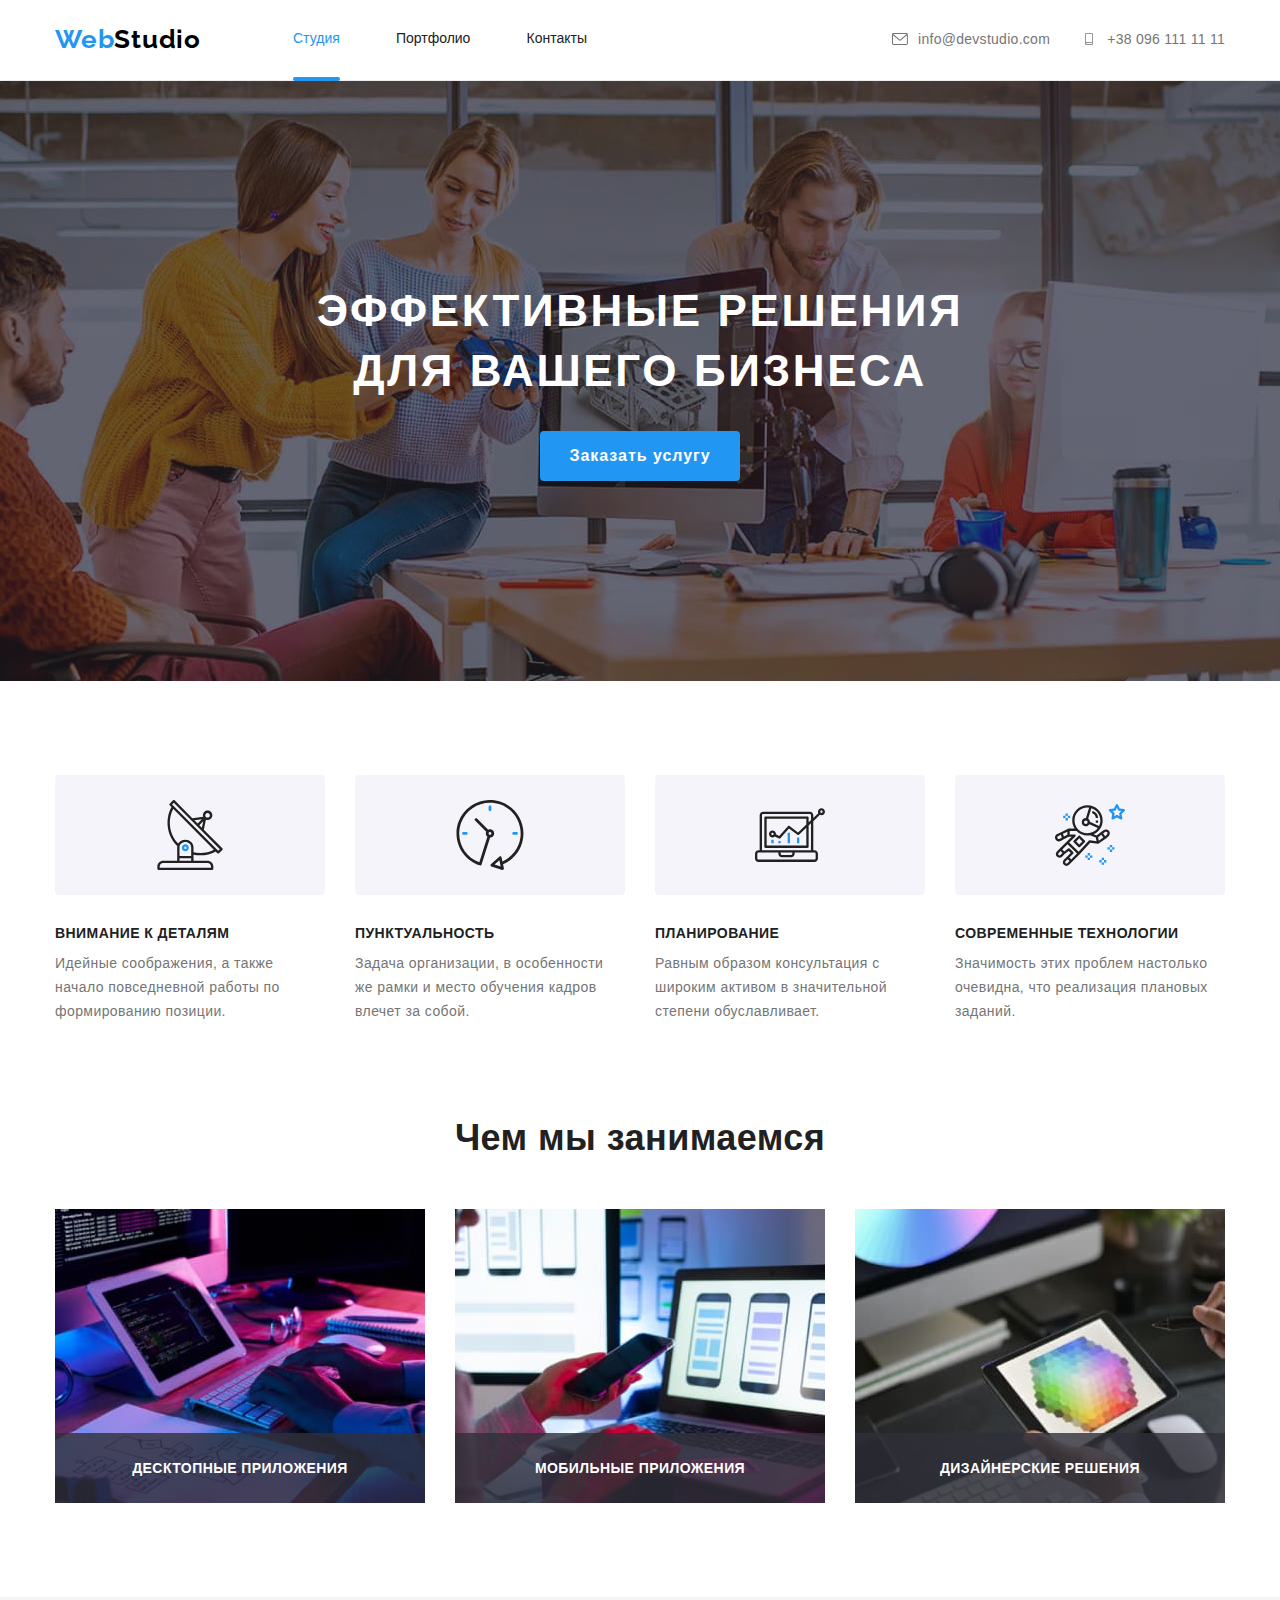
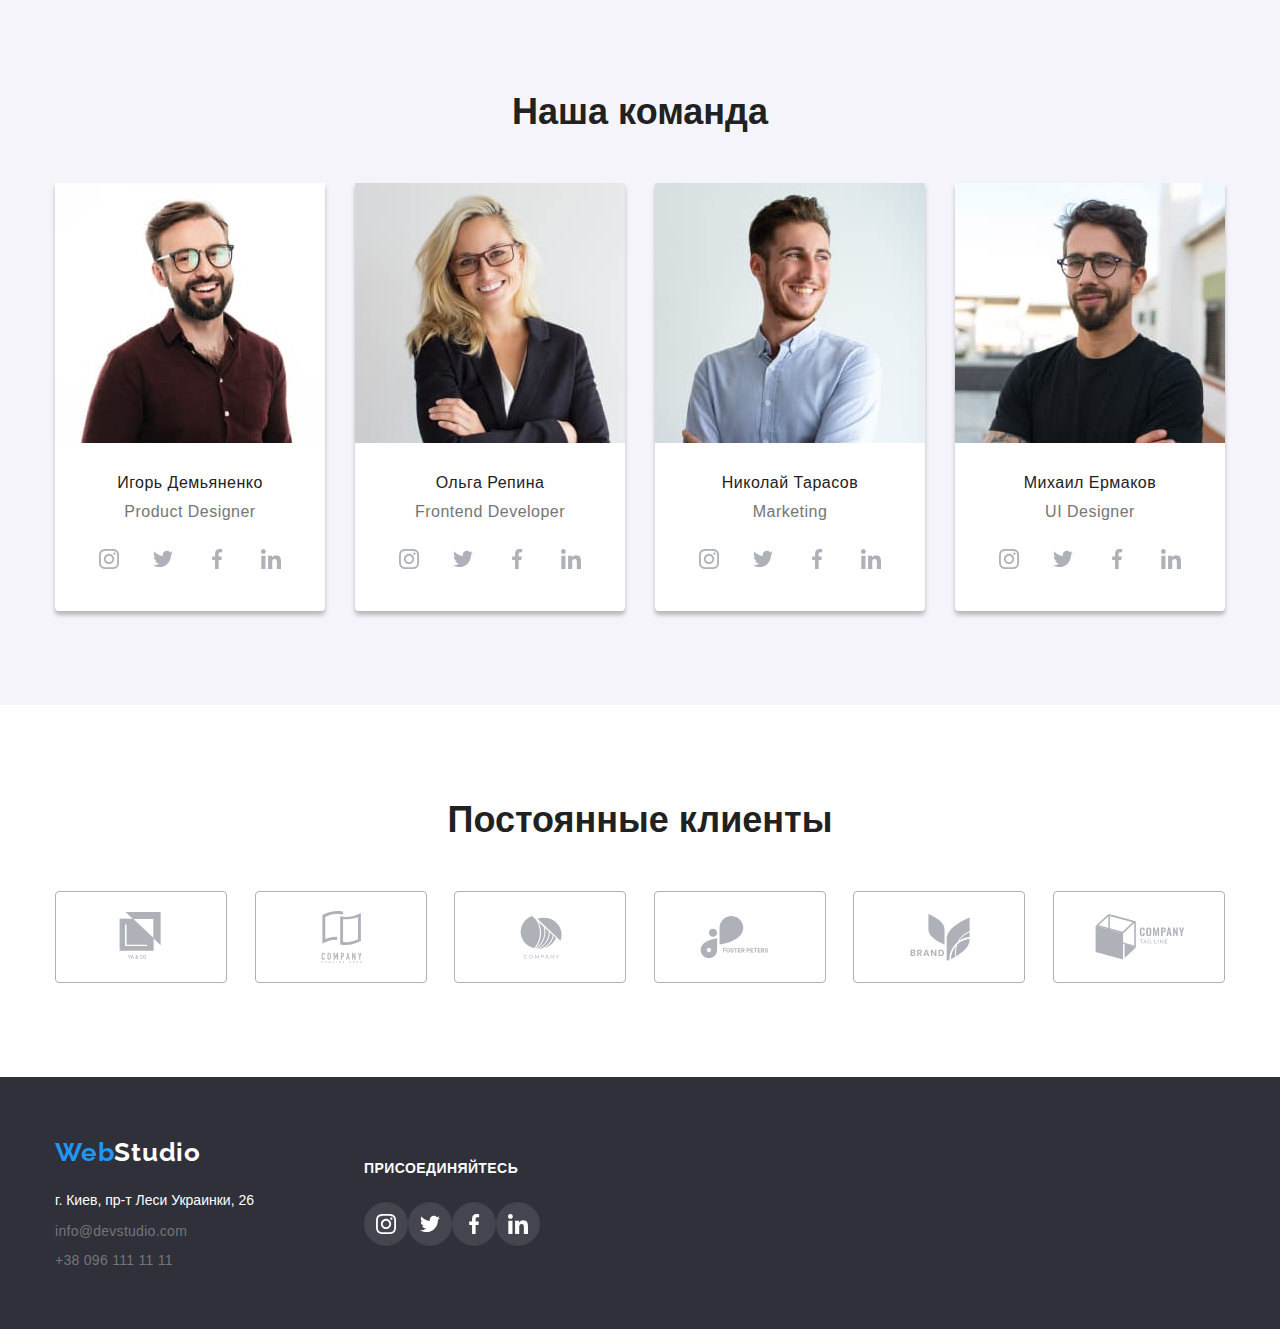
<file: index.html>
<!DOCTYPE html>
<html lang="ru">
    <head>
        <meta charset="UTF-8">
        <meta name="viewport" content="width=device-width, initial-scale=1.0">
        <title>Студия</title>
        <link rel="stylesheet" href="./css/normalize.css">
        <link rel="stylesheet" href="./css/style.css" />
        <link rel="preconnect" href="https://fonts.gstatic.com">
        <link href="https://fonts.googleapis.com/css2?family=Raleway:wght@700&display=swap" rel="stylesheet">
    </head>

    <body>

        <!--header-->
        
        <header>
            <div class="container header-container">
                
                <nav class="site-nav">
                    <a href="./index.html" class="logo">Web<span class="logo-up">Studio</span></a>

                    <ul class="site-nav-list">
                        <li> <a href="./index.html" class="navigation current">Студия</a> </li>
                        <li> <a href="./portfolio.html" class="navigation">Портфолио</a> </li>
                        <li> <a href="#" class="navigation">Контакты</a> </li>
                    </ul>
                </nav>

                <address>
                    <ul class="site-contacts">
                        <li>
                            <a href="mailto:info@devstudio.com" class="contacts">
                                <svg class="contact-icon">
                                    <use href="./images/icons.svg#envelope"></use>
                                </svg>
                                info@devstudio.com
                            </a>
                        </li>
                        <li>
                            <a href="tel:+380961111111" class="contacts">
                                <svg class="contact-icon">
                                    <use href="./images/icons.svg#smartphone"></use>
                                </svg>
                                +38 096 111 11 11
                            </a>
                        </li>
                    </ul>
                </address>
            </div>
        </header>

        <!--main-->

        <main>
            
            <!--первый блок-->
            
            <div class="overlay">
                <section class="section-1">
                    <div class="container">
                        <h1>Эффективные решения <br /> для вашего бизнеса</h1>
                        <button type="button" class="service-button">Заказать услугу</button>
                    </div>
                </section>
            </div>

            
                <!--второй блок-->
                
            <section class="section-2">
                <div class="container">
                    <ul class="qualities">
                        <li class="quality-box">
                            <div class="quality-icon-box">
                                <svg class="quality-icon">
                                    <use href="./images/icons.svg#antenna"></use>
                                </svg>
                            </div>
                            <h3>Внимание к деталям</h3>
                            <p>Идейные соображения, а также начало повседневной работы по формированию позиции.</p>
                        </li>
                        <li class="quality-box clock">
                            <div class="quality-icon-box">
                                <svg class="quality-icon">
                                    <use href="./images/icons.svg#clock"></use>
                                </svg>
                            </div>
                            <h3>Пунктуальность</h3>
                            <p>Задача организации, в особенности же рамки и место обучения кадров влечет за собой.</p>
                        </li>
                        <li class="quality-box diagram">
                            <div class="quality-icon-box">
                                <svg class="quality-icon">
                                    <use href="./images/icons.svg#diagram"></use>
                                </svg>
                            </div>
                            <h3>Планирование</h3>
                            <p>Равным образом консультация с широким активом в значительной степени обуславливает.</p>
                        </li>
                        <li class="quality-box astronaut">
                            <div class="quality-icon-box">
                                <svg class="quality-icon">
                                    <use href="./images/icons.svg#astronaut"></use>
                                </svg>
                            </div>
                            <h3>Современные технологии</h3>
                            <p>Значимость этих проблем настолько очевидна, что реализация плановых заданий.</p>
                        </li>
                    </ul>
                
                    <h2>Чем мы занимаемся</h2>
                
                    <ul class="img-1">
                        <li>
                            <div class="thumb">
                                <img src="./images/pc-work.jpg" alt="работа за компом">
                                <p class="label">Десктопные приложения</p>
                            </div>
                        </li>
                        <li>
                            <div class="thumb">
                                <img src="./images/smartphone-work.jpg" alt="работа за смартфоном">
                                <p class="label">Мобильные приложения</p>
                            </div>
                        </li>
                        <li>
                            <div class="thumb">
                                <img src="./images/tablet-work.jpg" alt="работа за планшетом">
                                <p class="label">Дизайнерские Решения</p>
                            </div>
                        </li>
                    </ul>
                </div>
            </section>
            
            <!--третий блок-->
            
            <section class="section-3">
                <div class="container">
                    <h2>Наша команда</h2>
                
                    <ul class="img-1">
                        <li>
                            <figure class="team-card">
                                <img src="./images/ihor.jpg" alt="Игорь Демьяненко">
                                <figcaption>
                                    <p class="names">Игорь Демьяненко</p>
                                    <p class="position">Product Designer</p>
                                </figcaption>
                                <ul class="social-link-list">
                                    <li>
                                        <a href="#" class="social-link">
                                            <svg class="social-link-icon">
                                                <use href="./images/icons.svg#instagram"></use>
                                            </svg>
                                        </a>
                                    </li>
                                    <li>
                                        <a href="#" class="social-link">
                                            <svg class="social-link-icon">
                                                <use href="./images/icons.svg#twitter"></use>
                                            </svg>
                                        </a>
                                    </li>
                                    <li>
                                        <a href="#" class="social-link">
                                            <svg class="social-link-icon">
                                                <use href="./images/icons.svg#facebook"></use>
                                            </svg>
                                        </a>
                                    </li>
                                    <li>
                                        <a href="#" class="social-link">
                                            <svg class="social-link-icon">
                                                <use href="./images/icons.svg#linkedin"></use>
                                            </svg>
                                        </a>
                                    </li>
                                </ul>
                            </figure>
                        </li>
                        <li>
                            <figure class="team-card">
                                <img src="./images/olga.jpg" alt="Ольга Репина (фото)">
                                <figcaption>
                                    <p class="names">Ольга Репина</p>
                                    <p class="position">Frontend Developer</p>
                                </figcaption>
                                <ul class="social-link-list">
                                    <li>
                                        <a href="#" class="social-link">
                                            <svg class="social-link-icon">
                                                <use href="./images/icons.svg#instagram"></use>
                                            </svg>
                                        </a>
                                    </li>
                                    <li>
                                        <a href="#" class="social-link">
                                            <svg class="social-link-icon">
                                                <use href="./images/icons.svg#twitter"></use>
                                            </svg>
                                        </a>
                                    </li>
                                    <li>
                                        <a href="#" class="social-link">
                                            <svg class="social-link-icon">
                                                <use href="./images/icons.svg#facebook"></use>
                                            </svg>
                                        </a>
                                    </li>
                                    <li>
                                        <a href="#" class="social-link">
                                            <svg class="social-link-icon">
                                                <use href="./images/icons.svg#linkedin"></use>
                                            </svg>
                                        </a>
                                    </li>
                                </ul>
                            </figure>
                        </li>
                        <li>
                            <figure class="team-card">
                                <img src="./images/nikolai.jpg" alt="Николай Тарасов (фото)">
                                <figcaption>
                                    <p class="names">Николай Тарасов</p>
                                    <p class="position">Marketing</p>
                                </figcaption>
                                <ul class="social-link-list">
                                    <li>
                                        <a href="#" class="social-link">
                                            <svg class="social-link-icon">
                                                <use href="./images/icons.svg#instagram"></use>
                                            </svg>
                                        </a>
                                    </li>
                                    <li>
                                        <a href="#" class="social-link">
                                            <svg class="social-link-icon">
                                                <use href="./images/icons.svg#twitter"></use>
                                            </svg>
                                        </a>
                                    </li>
                                    <li>
                                        <a href="#" class="social-link">
                                            <svg class="social-link-icon">
                                                <use href="./images/icons.svg#facebook"></use>
                                            </svg>
                                        </a>
                                    </li>
                                    <li>
                                        <a href="#" class="social-link">
                                            <svg class="social-link-icon">
                                                <use href="./images/icons.svg#linkedin"></use>
                                            </svg>
                                        </a>
                                    </li>
                                </ul>
                            </figure>
                        </li>
                        <li>
                            <figure class="team-card">
                                <img src="./images/mikhail.jpg" alt="Михаил Ермаков (фото)">
                                <figcaption>
                                    <p class="names">Михаил Ермаков</p>
                                    <p class="position">UI Designer</p>
                                </figcaption>
                                <ul class="social-link-list">
                                    <li>
                                        <a href="#" class="social-link">
                                            <svg class="social-link-icon">
                                                <use href="./images/icons.svg#instagram"></use>
                                            </svg>
                                        </a>
                                    </li>
                                    <li>
                                        <a href="#" class="social-link">
                                            <svg class="social-link-icon">
                                                <use href="./images/icons.svg#twitter"></use>
                                            </svg>
                                        </a>
                                    </li>
                                    <li>
                                        <a href="#" class="social-link">
                                            <svg class="social-link-icon">
                                                <use href="./images/icons.svg#facebook"></use>
                                            </svg>
                                        </a>
                                    </li>
                                    <li>
                                        <a href="#" class="social-link">
                                            <svg class="social-link-icon">
                                                <use href="./images/icons.svg#linkedin"></use>
                                            </svg>
                                        </a>
                                    </li>
                                </ul>
                            </figure>
                        </li>
                    </ul>
                </div>  
            </section>     
            
            <!--Постоянные клиенты-->

            <section class="section-4">
                <div class="container">

                    <h2>Постоянные клиенты</h2>

                    <ul class="client-list">
                        <li class="client-item">
                            <a class="client-link" href="#">
                                <svg class="client-logo">
                                    <use href="./images/icons.svg#client-1"></use>
                                </svg>
                            </a>
                        </li>
                        <li class="client-item">
                            <a class="client-link" href="#">
                                <svg class="client-logo">
                                    <use href="./images/icons.svg#client-2"></use>
                                </svg>
                            </a>
                        </li>
                        <li class="client-item">
                            <a class="client-link" href="#">
                                <svg class="client-logo">
                                    <use href="./images/icons.svg#client-3"></use>
                                </svg>
                            </a>
                        </li>
                        <li class="client-item">
                            <a class="client-link" href="#">
                                <svg class="client-logo">
                                    <use href="./images/icons.svg#client-4"></use>
                                </svg>
                            </a>
                        </li>
                        <li class="client-item">
                            <a class="client-link" href="#">
                                <svg class="client-logo">
                                    <use href="./images/icons.svg#client-5"></use>
                                </svg>
                            </a>
                        </li>
                        <li class="client-item">
                            <a class="client-link" href="#">
                                <svg class="client-logo">
                                    <use href="./images/icons.svg#client-6"></use>
                                </svg>
                            </a>
                        </li>
                    </ul>

                </div>
            </section>

        </main>

        <!--footer-->

        <footer>
            <div class="container footer">
                <div>
                    <a href="./index.html" class="logo">Web<span class="logo-down">Studio</span></a>
                    <ul class="info-footer">
                        <li><a href="https://www.google.com.ua/maps/place/бульвар+Лесі+Українки,+26,+Київ" class="adress">г. Киев, пр-т Леси Украинки, 26</a></li>
                        <li><a href="mailto:info@devstudio.com" class="contacts">info@devstudio.com</a></li>
                        <li><a href="tel:+380961111111" class="contacts">+38 096 111 11 11</a></li>
                    </ul>
                </div>

                <div class="social-footer">
                    <h3>Присоединяйтесь</h3>

                    <ul class="f-list social-link-list">
                        <li>
                            <a href="#" class="f social-link">
                                <svg class="social-link-icon">
                                    <use href="./images/icons.svg#instagram"></use>
                                </svg>
                            </a>
                        </li>
                        <li>
                            <a href="#" class="social-link f">
                                <svg class="social-link-icon">
                                    <use href="./images/icons.svg#twitter"></use>
                                </svg>
                            </a>
                        </li>
                        <li>
                            <a href="#" class="f social-link">
                                <svg class="social-link-icon">
                                    <use href="./images/icons.svg#facebook"></use>
                                </svg>
                            </a>
                        </li>
                        <li>
                            <a href="#" class="f social-link">
                                <svg class="social-link-icon">
                                    <use href="./images/icons.svg#linkedin"></use>
                                </svg>
                            </a>
                        </li>
                    </ul>
                </div>
            </div>
            
        </footer>

    </body>

</html>
</file>
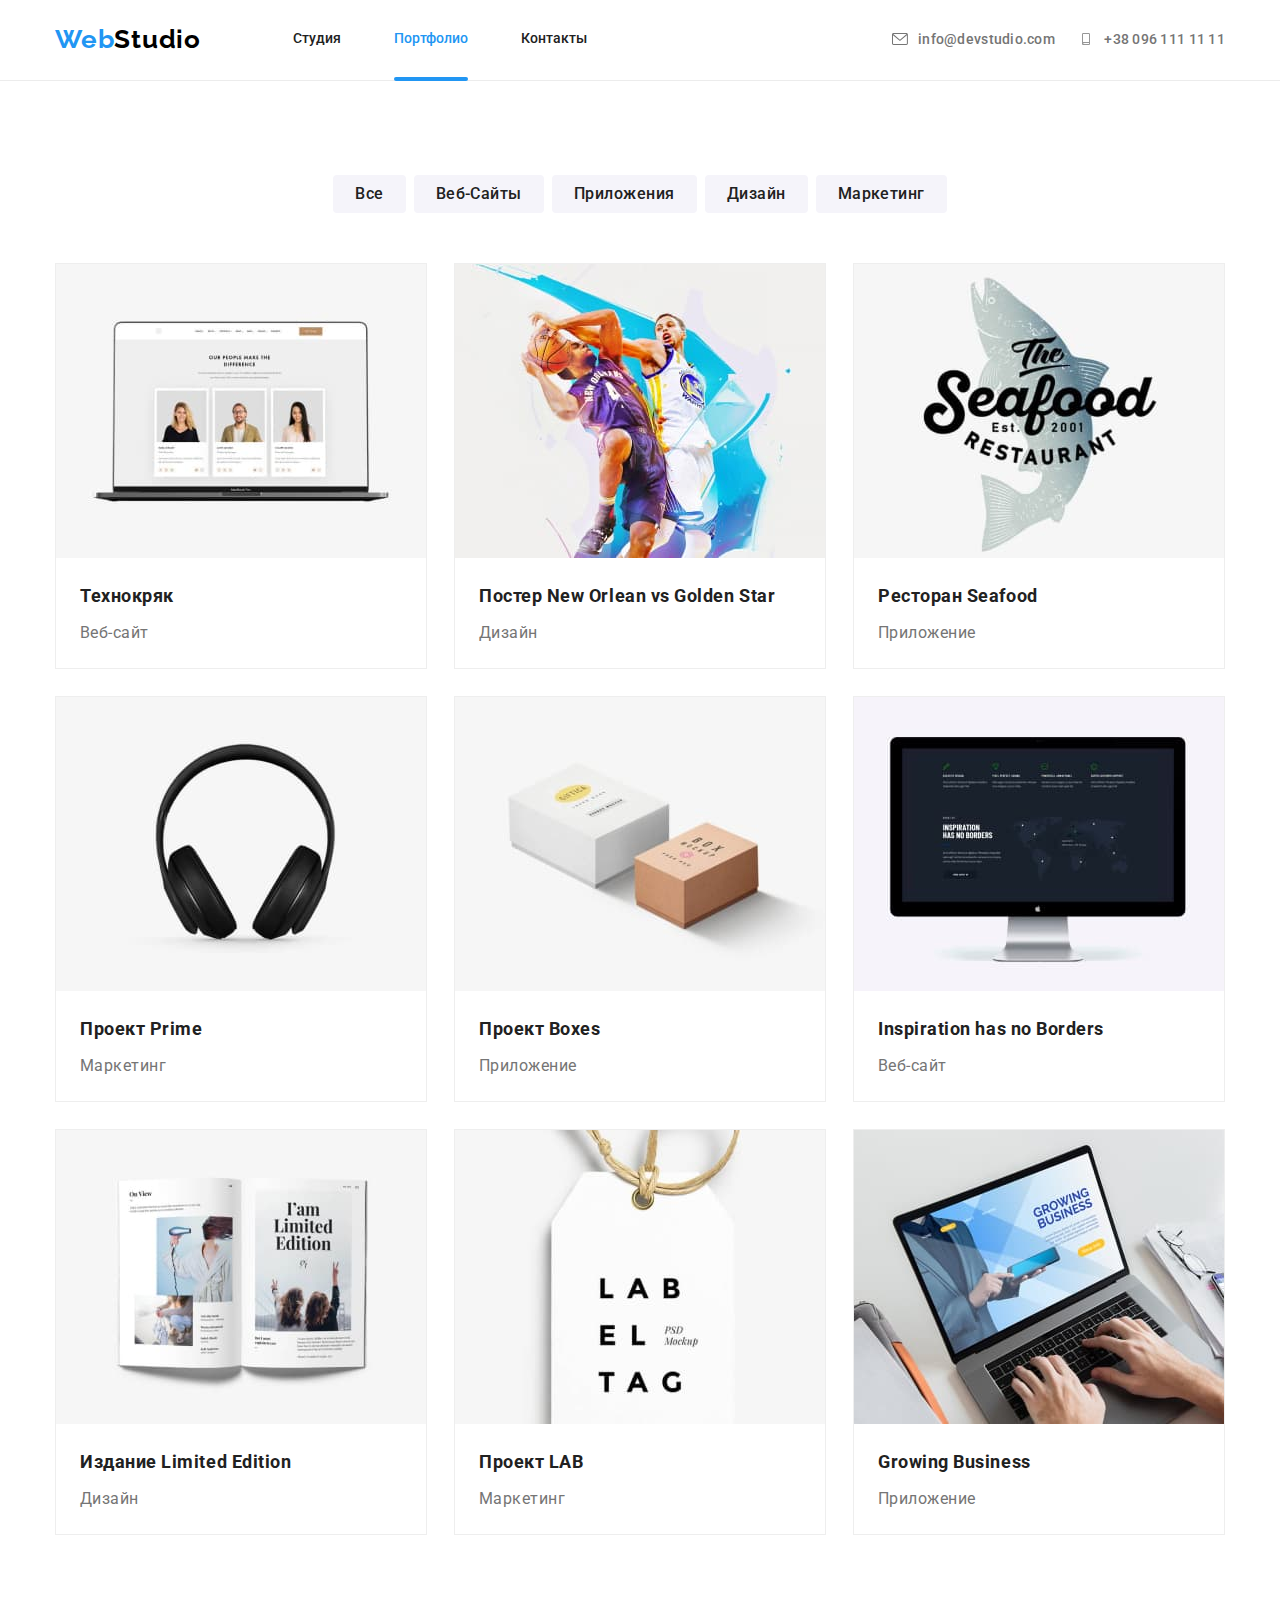
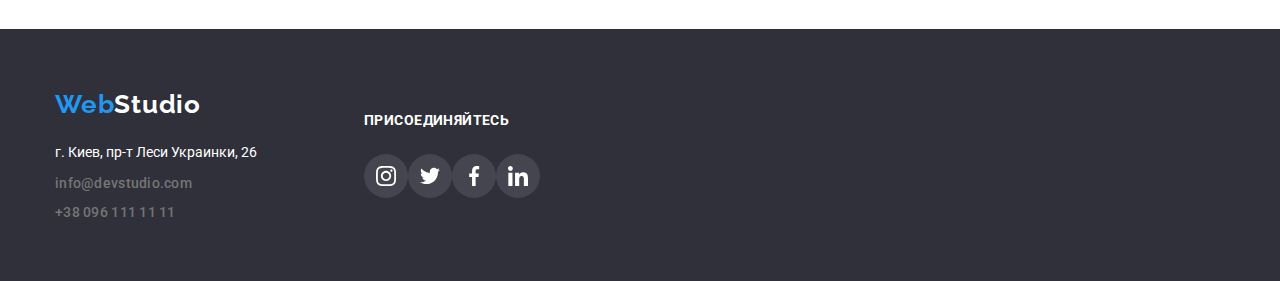
<file: portfolio.html>
<!DOCTYPE html>
<html lang="ru">
    <head>
        <meta charset="UTF-8">
        <meta name="viewport" content="width=device-width, initial-scale=1.0">
        <title>Портфолио</title>
        <link rel="stylesheet" href="./css/normalize.css">
        <link rel="stylesheet" href="./css/style.css" />
        <link rel="preconnect" href="https://fonts.gstatic.com">
        <link href="https://fonts.googleapis.com/css2?family=Raleway:ital,wght@0,100;0,200;0,300;0,400;0,500;0,600;0,700;0,800;0,900;1,100;1,200;1,300;1,400;1,500;1,600;1,700;1,800;1,900&family=Roboto:ital,wght@0,100;0,300;0,400;0,500;0,700;0,900;1,100;1,300;1,400;1,500;1,700;1,900&display=swap" rel="stylesheet">
    </head>

    <body>

        <!--header-->
        
        <header>
            <div class="container header-container">
        
                <nav class="site-nav">
                    <a href="./index.html" class="logo">Web<span class="logo-up">Studio</span></a>
        
                    <ul class="site-nav-list">
                        <li> <a href="./index.html" class="navigation">Студия</a> </li>
                        <li> <a href="./portfolio.html" class="navigation current">Портфолио</a> </li>
                        <li> <a href="#" class="navigation">Контакты</a> </li>
                    </ul>
                </nav>
        
                <address>
                    <ul class="site-contacts">
                        <li>
                            <a href="mailto:info@devstudio.com" class="contacts">
                                <svg class="contact-icon">
                                    <use href="./images/icons.svg#envelope"></use>
                                </svg>
                                info@devstudio.com
                            </a>
                        </li>
                        <li>
                            <a href="tel:+380961111111" class="contacts">
                                <svg class="contact-icon">
                                    <use href="./images/icons.svg#smartphone"></use>
                                </svg>
                                +38 096 111 11 11
                            </a>
                        </li>
                    </ul>
                </address>
            </div>
        </header>

        <main>  

            <section>

                <div class="container portfolio">

                    <h4>Портфолио</h4>

                    <!--Кнопочки-->

                    <ul class="sorting">
                        <li><button type="button" class="sorting-button">Все</button></li>
                        <li><button type="button" class="sorting-button">Веб-Сайты</button></li>
                        <li><button type="button" class="sorting-button">Приложения</button></li>
                        <li><button type="button" class="sorting-button">Дизайн</button></li>
                        <li><button type="button" class="sorting-button">Маркетинг</button></li>
                    </ul>

                    <!--Проекты-->

                    <ul class="project">
                        <li>
                            <figure class="project-card">
                                <div class="project-thumb">
                                    <img src="./images/technocrack.jpg" alt="Технокряковая фотка">
                                    <div class="project-slide">
                                        <p>Технокряк это современная площадка распространения коронавируса. Компании используют эту платформу для цифрового шпионажа и атак на защищённые сервера конкурентов.</p>
                                    </div>
                                </div>
                                <figcaption class="project-description">
                                    <p>Технокряк</p>
                                    <p class="project-type">Веб-сайт</p>
                                </figcaption>
                            </figure>
                        </li>
                        <li>
                            <figure class="project-card">
                                <div class="project-thumb">
                                    <img src="./images/poster-new-orlean-vs-golden-star.jpg" alt="Технокряковая фотка">
                                    <div class="project-slide">
                                        <p>Технокряк это современная площадка распространения коронавируса. Компании используют эту платформу для
                                            цифрового шпионажа и атак на защищённые сервера конкурентов.</p>
                                    </div>
                                </div>
                                <figcaption class="project-description">
                                    <p>Постер New Orlean vs Golden Star</p>
                                    <p class="project-type">Дизайн</p>
                                </figcaption>
                            </figure>
                        </li>
                        <li>
                            <figure class="project-card">
                                <div class="project-thumb">
                                    <img src="./images/restaurant-seafood.jpg" alt="Технокряковая фотка">
                                    <div class="project-slide">
                                        <p>Технокряк это современная площадка распространения коронавируса. Компании используют эту платформу для
                                            цифрового шпионажа и атак на защищённые сервера конкурентов.</p>
                                    </div>
                                </div>
                                <figcaption class="project-description">
                                    <p>Ресторан Seafood</p>
                                    <p class="project-type">Приложение</p>
                                </figcaption>
                            </figure>
                        </li>
                        <li>
                            <figure class="project-card">
                                <div class="project-thumb">
                                    <img src="./images/project-prime.jpg" alt="Технокряковая фотка">
                                    <div class="project-slide">
                                        <p>Технокряк это современная площадка распространения коронавируса. Компании используют эту платформу для
                                            цифрового шпионажа и атак на защищённые сервера конкурентов.</p>
                                    </div>
                                </div>
                                <figcaption class="project-description">
                                    <p>Проект Prime</p>
                                    <p class="project-type">Маркетинг</p>
                                </figcaption>
                            </figure>
                        </li>
                        <li>
                            <figure class="project-card">
                                <div class="project-thumb">
                                    <img src="./images/project-boxes.jpg" alt="Технокряковая фотка">
                                    <div class="project-slide">
                                        <p>Технокряк это современная площадка распространения коронавируса. Компании используют эту платформу для
                                            цифрового шпионажа и атак на защищённые сервера конкурентов.</p>
                                    </div>
                                </div>
                                <figcaption class="project-description">
                                    <p>Проект Boxes</p>
                                    <p class="project-type">Приложение</p>
                                </figcaption>
                            </figure>
                        </li>
                        <li>
                            <figure class="project-card">
                                <div class="project-thumb">
                                    <img src="./images/inspiration-has-no-borders.jpg" alt="Технокряковая фотка">
                                    <div class="project-slide">
                                        <p>Технокряк это современная площадка распространения коронавируса. Компании используют эту платформу для
                                            цифрового шпионажа и атак на защищённые сервера конкурентов.</p>
                                    </div>
                                </div>
                                <figcaption class="project-description">
                                    <p>Inspiration has no Borders</p>
                                    <p class="project-type">Веб-сайт</p>
                                </figcaption>
                            </figure>
                        </li>
                        <li>
                            <figure class="project-card">
                                <div class="project-thumb">
                                    <img src="./images/limited-edition-edition.jpg" alt="Технокряковая фотка">
                                    <div class="project-slide">
                                        <p>Технокряк это современная площадка распространения коронавируса. Компании используют эту платформу для
                                            цифрового шпионажа и атак на защищённые сервера конкурентов.</p>
                                    </div>
                                </div>
                                <figcaption class="project-description">
                                    <p>Издание Limited Edition</p>
                                    <p class="project-type">Дизайн</p>
                                </figcaption>
                            </figure>
                        </li>
                        <li>
                            <figure class="project-card">
                                <div class="project-thumb">
                                    <img src="./images/project-lab.jpg" alt="Технокряковая фотка">
                                    <div class="project-slide">
                                        <p>Технокряк это современная площадка распространения коронавируса. Компании используют эту платформу для
                                            цифрового шпионажа и атак на защищённые сервера конкурентов.</p>
                                    </div>
                                </div>
                                <figcaption class="project-description">
                                    <p>Проект LAB</p>
                                    <p class="project-type">Маркетинг</p>
                                </figcaption>
                            </figure>
                        </li>
                        <li>
                            <figure class="project-card">
                                <div class="project-thumb">
                                    <img src="./images/growing-business.jpg" alt="Технокряковая фотка">
                                    <div class="project-slide">
                                        <p>Технокряк это современная площадка распространения коронавируса. Компании используют эту платформу для
                                            цифрового шпионажа и атак на защищённые сервера конкурентов.</p>
                                    </div>
                                </div>
                                <figcaption class="project-description">
                                    <p>Growing Business</p>
                                    <p class="project-type">Приложение</p>
                                </figcaption>
                            </figure>
                        </li>
                    </ul>

                </div>
            </section>

        </main>

        <!--footer-->

        <footer>
            <div class="container footer">
                <div>
                    <a href="./index.html" class="logo">Web<span class="logo-down">Studio</span></a>
                    <ul class="info-footer">
                        <li><a href="https://www.google.com.ua/maps/place/бульвар+Лесі+Українки,+26,+Київ" class="adress">г.
                                Киев, пр-т Леси Украинки, 26</a></li>
                        <li><a href="mailto:info@devstudio.com" class="contacts">info@devstudio.com</a></li>
                        <li><a href="tel:+380961111111" class="contacts">+38 096 111 11 11</a></li>
                    </ul>
                </div>
        
                <div class="social-footer">
                    <h3>Присоединяйтесь</h3>
        
                    <ul class="f-list social-link-list">
                        <li>
                            <a href="#" class="f social-link">
                                <svg class="social-link-icon">
                                    <use href="./images/icons.svg#instagram"></use>
                                </svg>
                            </a>
                        </li>
                        <li>
                            <a href="#" class="social-link f">
                                <svg class="social-link-icon">
                                    <use href="./images/icons.svg#twitter"></use>
                                </svg>
                            </a>
                        </li>
                        <li>
                            <a href="#" class="f social-link">
                                <svg class="social-link-icon">
                                    <use href="./images/icons.svg#facebook"></use>
                                </svg>
                            </a>
                        </li>
                        <li>
                            <a href="#" class="f social-link">
                                <svg class="social-link-icon">
                                    <use href="./images/icons.svg#linkedin"></use>
                                </svg>
                            </a>
                        </li>
                    </ul>
                </div>
            </div>
        
        </footer>

    </body>

</html>
</file>
<file: css/style.css>
* {
  padding: 0px;
  margin: 0px;
  border: none;
}

:root {
  --brand-color: #2196f3;
  --brand-color-slide: rgba(33, 150, 243, 0.9);
  --secondary-info-color: #757575;
  --main-text: #212121;
  --icon-color: #afb1b8;
}

body {
  font-family: 'Roboto', sans-serif;
}

header {
  background-color: #fff;
  border-bottom: 1px solid #ececec;
}

footer {
  background-color: #2f303a;
  padding: 60px 0;
}

li {
  list-style-type: none;
}

address {
  text-align: end;
}

div.container {
  width: 1170px;
  margin: 0 auto;
  padding-left: 15px;
  padding-right: 15px;
}

.header-container {
  margin-left: 15px;
  display: flex;
  justify-content: space-between;
  align-items: center;
}

.site-nav {
  display: flex;
  align-items: center;
}

.site-nav-list {
  display: flex;
  width: 294px;
  justify-content: space-between;
}

.site-contacts {
  min-width: 333px;
  display: flex;
  align-items: center;
  justify-content: space-between;
}

.logo {
  padding-top: 24px;
  padding-bottom: 25px;
  width: 145px;
  height: 31px;
  font-family: 'Raleway', sans-serif;
  color: var(--brand-color);
  font-style: normal;
  font-weight: bold;
  font-size: 26px;
  line-height: 1.2;
  letter-spacing: 0.03em;
  margin-right: 93px;
}

.logo-up {
  color: #000;
}

.logo-down {
  color: #fff;
}

.navigation {
  padding-top: 32px;
  padding-bottom: 32px;
  color: #212121;
  font-style: normal;
  font-weight: 500;
  font-size: 14px;
  line-height: 16px;
}

.navigation::after {
  display: block;
  position: relative;
  content: '';
  height: 4px;
  width: 100%;
  background-color: var(--brand-color);
  border-radius: 2px;
  top: 29.5px;

  transform: scaleX(0);
  transition: 250ms transform cubic-bezier(0.4, 0, 0.2, 1);
}

.navigation:hover::after {
  transform: scaleX(1);
}

.navigation.current::after {
  display: block;
  position: relative;
  content: '';
  height: 4px;
  width: 100%;
  background-color: var(--brand-color);
  border-radius: 2px;
  top: 29.5px;
  transform: scaleX(1);
}

.navigation:hover,
.navigation:focus,
.current {
  color: var(--brand-color);
  transition: 250ms cubic-bezier(0.4, 0, 0.2, 1);
  cursor: pointer;
}

.adress {
  color: #fff;
  font-style: normal;
  font-weight: 400;
  font-size: 14px;
  line-height: 24px;
}

.contacts {
  color: var(--secondary-info-color);
  font-style: normal;
  font-weight: 500;
  font-size: 14px;
  line-height: 16px;
  letter-spacing: 0.02em;
  display: inline-flex;
  align-items: center;
}

.contact-icon {
  display: inline-flex;
  height: 12px;
  width: 16px;
  fill: currentColor;
  margin-right: 10px;
}

.contacts:hover,
.contacts:focus {
  color: var(--brand-color);
  transition: 250ms cubic-bezier(0.4, 0, 0.2, 1);
  cursor: pointer;
}

.section-1 {
  text-align: center;
  display: flex;
  padding-top: 200px;
}

.overlay {
  background-color: #2f303a;
  min-height: 600px;
  max-width: 1600px;
  margin-left: auto;
  margin-right: auto;
  background-image: linear-gradient(
      to right,
      rgba(47, 48, 58, 0.4),
      rgba(47, 48, 58, 0.4)
    ),
    url(../images/main.jpg);
  background-position: 50% 50%;
  background-size: cover;
  background-repeat: no-repeat;
}

.service-button {
  width: 200px;
  height: 50px;
  font-family: 'Roboto', sans-serif;
  font-weight: 700;
  font-size: 16px;
  line-height: 30px;
  text-align: center;
  letter-spacing: 0.06em;
  background-color: var(--brand-color);
  color: #fff;
  text-decoration: none;
  margin-top: 30px;
  margin-bottom: 200px;
  border-radius: 4px;
}

.service-button:hover {
  cursor: pointer;
}

.backdrop {
  position: fixed;
  top: 0%;
  left: 0%;

  width: 100%;
  height: 100%;
  background-color: rgba(0, 0, 0, 0.2);

  transition: opacity 250ms cubic-bezier(0.4, 0, 0.2, 1),
    visibility 250ms cubic-bezier(0.4, 0, 0.2, 1);
}

.is-hidden {
  opacity: 0;
  pointer-events: none;
}

.modal {
  position: absolute;
  top: 50%;
  left: 50%;
  transform: translate(-50%, -50%);

  width: 528px;
  height: 581px;
  max-height: 100vh;
  background-color: white;

  transition: transform 250ms cubic-bezier(0.4, 0, 0.2, 1);
}

.close-button {
  position: absolute;
  top: 8px;
  right: 7px;
  display: flex;
  justify-content: center;
  align-items: center;
  width: 30px;
  height: 30px;
  border: 1px solid rgba(0, 0, 0, 0.1);
  border-radius: 50%;
  background-color: white;
}

.close-button:hover,
.close-button:focus {
  background-color: var(--brand-color);
  fill: white;
  cursor: pointer;

  transition: 250ms cubic-bezier(0.4, 0, 0.2, 1);
}

.close-icon {
  position: absolute;
  top: 50%;
  left: 50%;
  transform: translate(-50%, -50%);
}

.section-2 {
  background-color: #fff;
  font-style: normal;
  font-weight: 400;
  font-size: 14px;
  line-height: 24px;
  letter-spacing: 0.03em;
  color: var(--secondary-info-color);
  padding-top: 94px;
  padding-bottom: 94px;
}

.quality-box {
  width: 270px;
}

.qualities {
  display: flex;
  justify-content: space-between;
  margin-bottom: 94px;
}

.quality-icon-box {
  display: flex;
  align-content: center;
  justify-content: center;
  border-radius: 4px;
  background-color: #f5f4fa;
  padding-top: 25px;
  padding-bottom: 25px;
  margin-bottom: 30px;
}

.quality-icon {
  width: 70px;
  height: 70px;
}

.img-1 {
  margin-top: 50px;
  display: flex;
  justify-content: space-between;
}

.thumb {
  position: relative;
}

.label {
  background-color: rgba(47, 48, 58, 0.8);
  color: white;
  font-weight: 700;
  font-size: 14px;
  line-height: 16px;
  letter-spacing: 0.03em;
  text-align: center;
  text-transform: uppercase;
  width: 100%;
  padding: 27px 0;
  position: absolute;
  bottom: 0px;
}

h1 {
  font-weight: 900;
  font-style: normal;
  font-size: 44px;
  line-height: 60px;
  color: #fff;
  text-transform: uppercase;
  letter-spacing: 0.06em;
  margin-top: 0px;
  margin-bottom: 0px;
  height: 120px;
}

h2 {
  font-style: bold;
  font-size: 36px;
  line-height: 42px;
  text-align: center;
  color: var(--main-text);
}

h3 {
  font-weight: 700;
  font-size: 14px;
  line-height: 16px;
  text-align: left;
  vertical-align: top;
  color: var(--main-text);
  margin: 0px;
  margin-bottom: 10px;
  text-transform: uppercase;
  letter-spacing: 0.03em;
}

h4 {
  display: none;
}

.section-3 {
  background: #f5f4fa;
  font-size: 16px;
  line-height: 19px;
  vertical-align: top;
  font-style: normal;
  padding: 94px 0;
}

.section-4 {
  padding: 94px 0;
}

.client-list {
  margin-top: 50px;
  display: flex;
  justify-content: space-between;
}

.client-link {
  display: flex;
  justify-content: center;
  width: 170px;
  height: 90px;
  color: var(--icon-color);
  border: 1px solid currentColor;
  border-radius: 4px;
}

.client-link:hover,
.client-link:focus {
  color: var(--brand-color);
  fill: currentColor;
  transition: 250ms cubic-bezier(0.4, 0, 0.2, 1);
  cursor: pointer;
}

.client-logo {
  fill: currentColor;
}

.names {
  color: var(--main-text);
  text-align: center;
  margin-top: 30px;
  font-weight: 500;
  letter-spacing: 0.03em;
}

.position {
  color: var(--secondary-info-color);
  text-align: center;
  margin-top: 10px;
  letter-spacing: 0.03em;
}

.team-card {
  width: 270px;
  background: white;
  padding-bottom: 30px;
  box-shadow: 0px 4px 4px 0px rgba(0, 0, 0, 0.25);
  border-bottom-left-radius: 4px;
  border-bottom-right-radius: 4px;
}

.social-link-list {
  padding: 0px 32px;
  margin-top: 16px;
  display: flex;
  justify-content: space-between;
}

.social-link {
  display: inline-flex;
  justify-content: center;
  align-items: center;
  color: var(--icon-color);
  width: 44px;
  height: 44px;
  border-radius: 50%;
}

.social-link:hover,
.social-link:focus {
  background-color: var(--brand-color);
  color: white;
  transition: 250ms cubic-bezier(0.4, 0, 0.2, 1);
  cursor: pointer;
}

.social-link-icon {
  width: 20px;
  height: 20px;
  fill: currentColor;
}

.footer {
  display: flex;
}

.footer-container {
  display: flex;
}

.info-footer {
  margin-top: 20px;
  width: 231px;
  height: 81px;
  display: flex;
  flex-direction: column;
  justify-content: space-between;
}

.social-footer {
  display: flex;
  flex-direction: column;
  justify-content: center;
  margin-left: 70px;
}

.social-footer > h3 {
  color: white;
}

.footer-social-link-list {
  margin-top: 20px;
  display: flex;
  justify-content: space-between;
}

.f {
  color: white;
  background-color: #44454e;
  padding: 0;
}

.f-list {
  padding: 0;
}

.portfolio {
  padding: 94px 0px;
}

.sorting {
  display: flex;
  justify-content: center;
}

.sorting-button {
  height: 38px;
  padding: 6px 22px;
  color: var(--main-text);
  font-family: 'Roboto', sans-serif;
  background-color: #f5f4fa;
  font-style: normal;
  font-weight: 500;
  font-size: 16px;
  line-height: 26px;
  text-align: center;
  letter-spacing: 0.03em;
  margin: 0 4px;
  border-radius: 4px;
}

.sorting-button:hover,
.sorting-button:focus {
  color: #fff;
  background-color: var(--brand-color);
  box-shadow: 0px 3px 1px rgba(0, 0, 0, 0.1), 0px 1px 2px rgba(0, 0, 0, 0.08),
    0px 2px 2px rgba(0, 0, 0, 0.12);
  transition: 250ms cubic-bezier(0.4, 0, 0.2, 1);
  cursor: pointer;
}

.project {
  margin-top: 50px;
  height: 1272px;
  display: flex;
  flex-wrap: wrap;
  justify-content: space-between;
  align-content: space-between;
  color: var(--main-text);
  font-style: normal;
  font-weight: 700;
  font-size: 18px;
  line-height: 2;
  letter-spacing: 0.03em;
}

.project-card {
  width: 370px;
  height: 404px;
  border: 1px solid #eee;
}

.project-thumb {
  position: relative;
  overflow: hidden;
}

.project-thumb:hover .project-slide {
  transform: translateY(0);
}

.project-slide {
  position: absolute;
  font-size: 18px;
  line-height: 28px;
  letter-spacing: 0.03em;
  font-weight: normal;
  max-width: 370px;
  max-height: 294px;
  padding: 63px 24px;
  background-color: var(--brand-color-slide);
  color: white;
  top: 0;
  left: 0;

  transform: translateY(101%);
  transition: transform 250ms cubic-bezier(0.4, 0, 0.2, 1);
}

.project-card:hover,
.project-card:focus {
  box-shadow: 0px 1px 1px rgba(0, 0, 0, 0.12), 0px 4px 4px rgba(0, 0, 0, 0.06),
    1px 4px 6px rgba(0, 0, 0, 0.16);
  transition: 250ms cubic-bezier(0.4, 0, 0.2, 1);
}

.project-type {
  color: var(--secondary-info-color);
  font-weight: 400;
  font-size: 16px;
  line-height: 1.87;
  letter-spacing: 0.03em;
}

.project-description {
  display: flex;
  flex-direction: column;
  justify-content: space-between;
  padding: 20px 24px;
  width: 322px;
  height: 70px;
}
</file>
